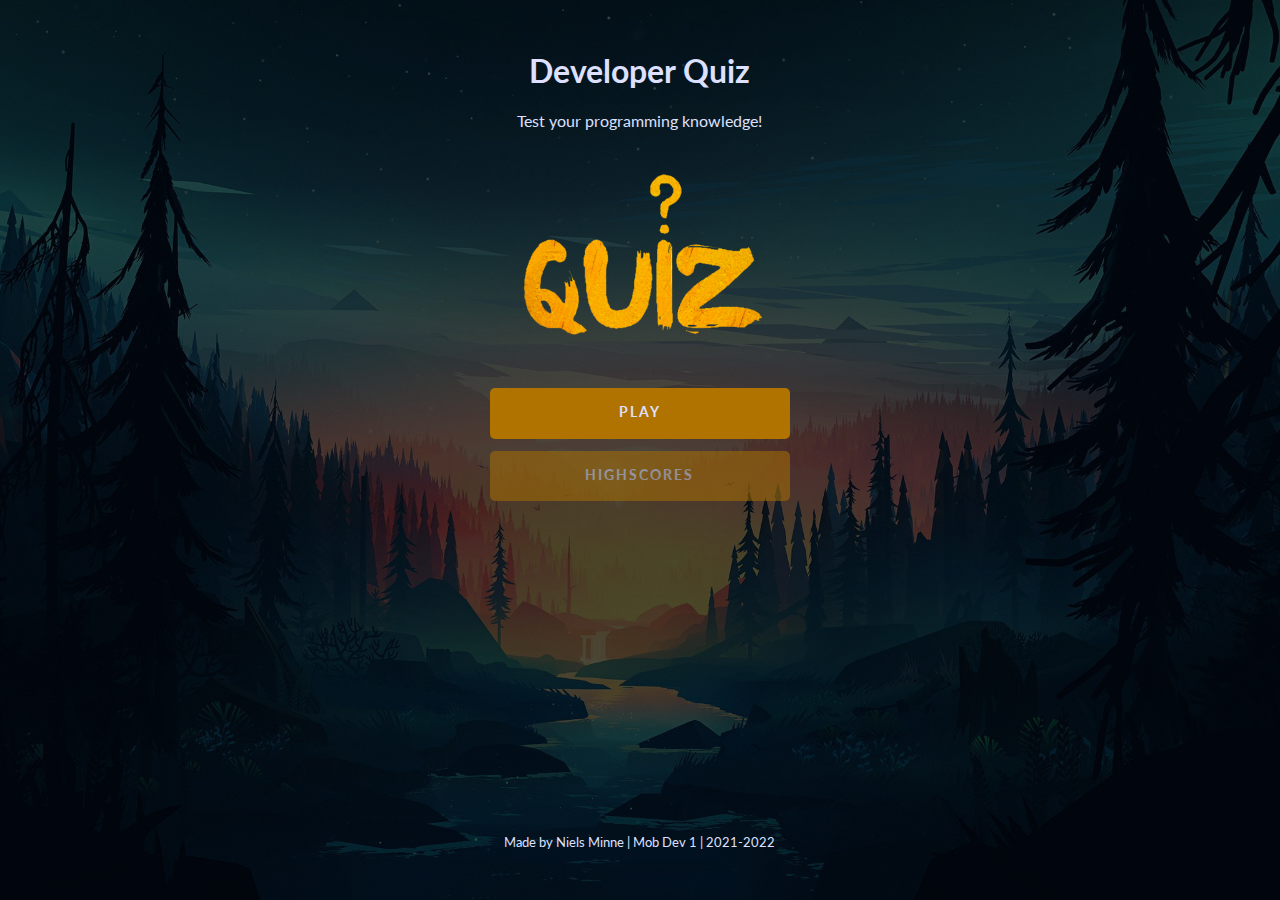
<file: html/index.html>
<!DOCTYPE html>
<html lang="en">

<head>
  <meta charset="UTF-8">
  <meta name="viewport" content="width=device-width, initial-scale=1.0">
  <link rel="stylesheet" href="../src/styles/styles.css">
  <link rel="preconnect" href="https://fonts.googleapis.com">
  <link rel="preconnect" href="https://fonts.gstatic.com" crossorigin>
  <link href="https://fonts.googleapis.com/css2?family=Lato&family=Poppins:wght@200;400&display=swap" rel="stylesheet">
  <title>Quiz</title>
</head>

<body>
  <div id="app"></div>

  <script type="module" src="../js/homeScreen.js"></script>
</body>

</html>
</file>
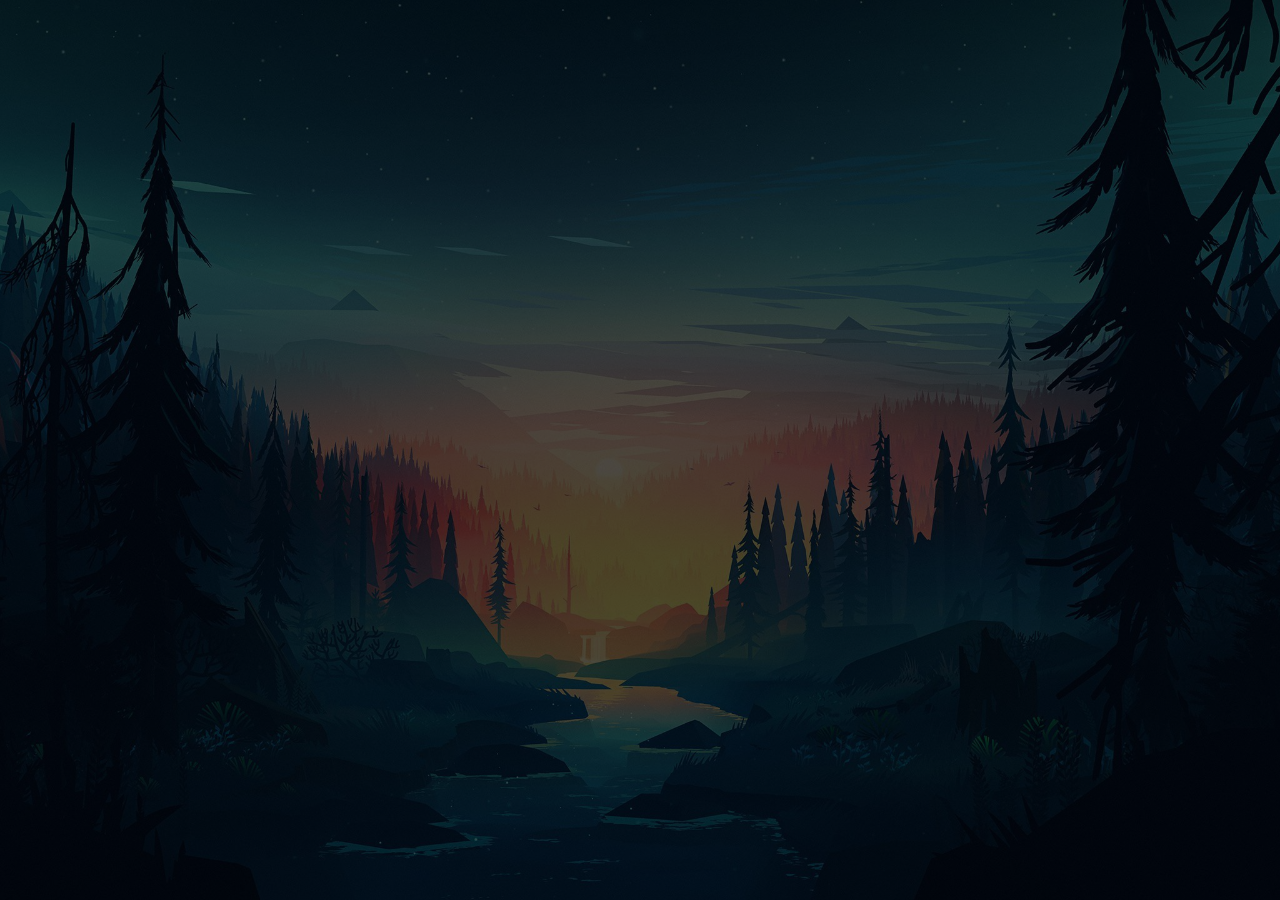
<file: html/highscore.html>
<!DOCTYPE html>
<html lang="en">

<head>
    <meta charset="UTF-8">
    <meta http-equiv="X-UA-Compatible" content="IE=edge">
    <meta name="viewport" content="width=device-width, initial-scale=1.0">
    <link rel="stylesheet" href="../src/styles/styles.css">
    <link rel="preconnect" href="https://fonts.googleapis.com">
    <link rel="preconnect" href="https://fonts.gstatic.com" crossorigin>
    <link href="https://fonts.googleapis.com/css2?family=Lato&family=Poppins:wght@200;400&display=swap"
        rel="stylesheet">
    <title>Document</title>
</head>

<body>
    <div id="app"></div>

    <script type="module" src="../js/highscore.js"></script>
</body>

</html>
</file>
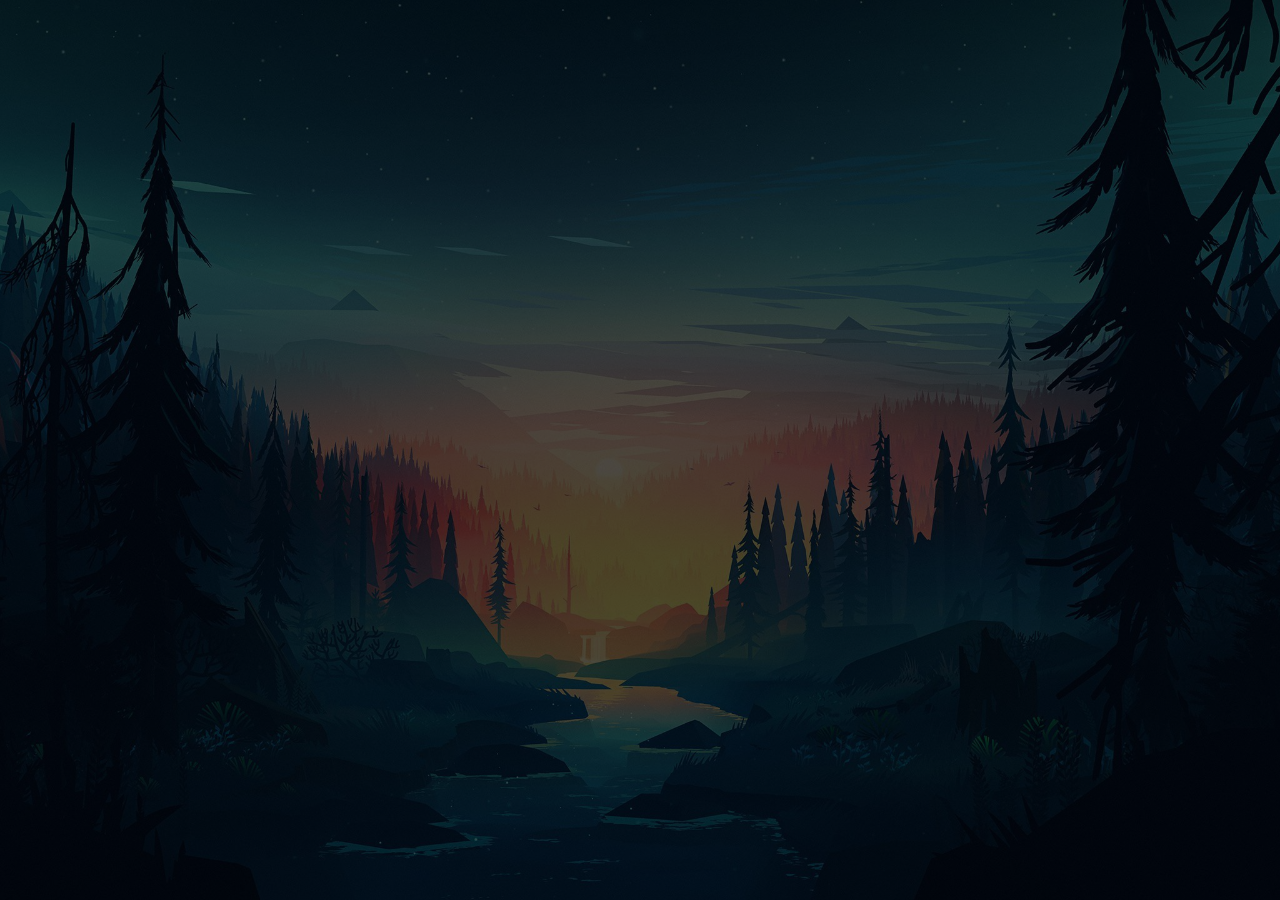
<file: html/quiz.html>
<!DOCTYPE html>
<html lang="en">

<head>
    <meta charset="UTF-8">
    <meta http-equiv="X-UA-Compatible" content="IE=edge">
    <meta name="viewport" content="width=device-width, initial-scale=1.0">
    <link rel="stylesheet" href="../src/styles/styles.css">
    <link rel="preconnect" href="https://fonts.googleapis.com">
    <link rel="preconnect" href="https://fonts.gstatic.com" crossorigin>
    <link href="https://fonts.googleapis.com/css2?family=Lato&family=Poppins:wght@200;400&display=swap"
        rel="stylesheet">
    <title>Document</title>
</head>

<body>
    <div id="app"></div>

    <script type="module" src="../js/app.js"></script>
</body>

</html>
</file>
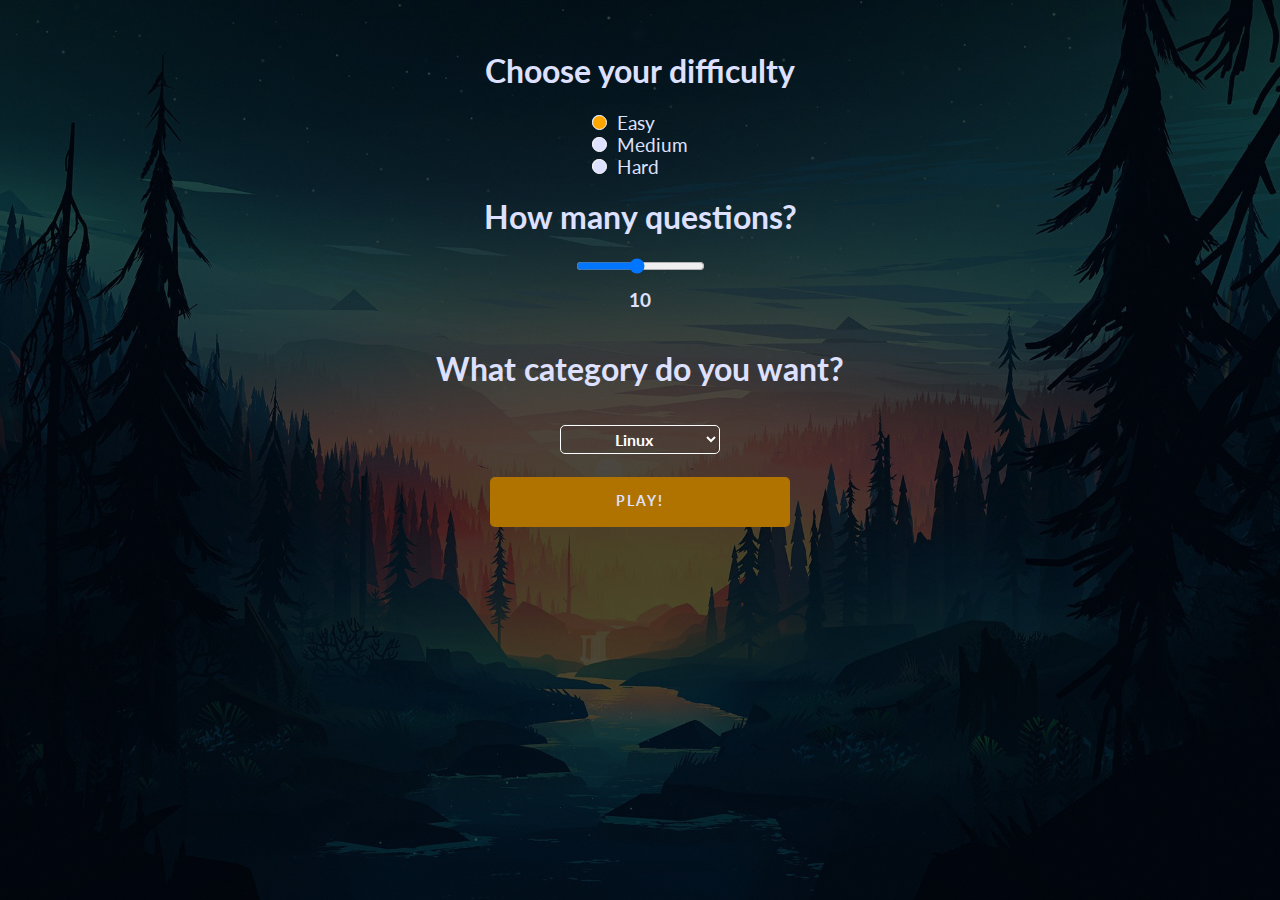
<file: html/quizChoice.html>
<!DOCTYPE html>
<html lang="en">

<head>
  <meta charset="UTF-8">
  <meta http-equiv="X-UA-Compatible" content="IE=edge">
  <meta name="viewport" content="width=device-width, initial-scale=1.0">
  <link rel="stylesheet" href="../src/styles/styles.css">
  <link rel="preconnect" href="https://fonts.googleapis.com">
  <link rel="preconnect" href="https://fonts.gstatic.com" crossorigin>
  <link href="https://fonts.googleapis.com/css2?family=Lato&family=Poppins:wght@200;400&display=swap" rel="stylesheet">
  <title>Document</title>
</head>

<body>
  <div id="app" class='flex-center flex-column hide'>

    <h1>Choose your difficulty</h1>
    <form class='difficulty'>
      <input type="radio" class="radio-button" id="easy" name="difficulty" value="Easy" checked='true'>
      <label for="easy">Easy</label><br>
      <input type="radio" class="radio-button" id="medium" name="difficulty" value="Medium">
      <label for="medium">Medium</label><br>
      <input type="radio" class="radio-button" id="hard" name="difficulty" value="Hard">
      <label for="hard">Hard</label>
    </form>

    <h1>How many questions?</h1>
    <input type="range" id="amount" name="amountOfQuestions" min="1" max="20" value='10'>
    <h3 class='slider-input'>10</h3>

    <h1>What category do you want?</h1>
    <select id="category" name="categorylist" form="categoryform">
      <option value="Linux">Linux</option>
      <option value="Docker">Docker</option>
      <option value="DevOps">DevOps</option>
      <option value="Code">Code</option>
      <option value="SQL">SQL</option>
      <option value="CMS">CMS</option>
      <option value="bash">Bash</option>
    </select>

    <form id='choiceSubmit' action="../html/quiz.html">
      <button type="submit" class="submit-btn">Play!</button>
    </form>

  </div>


  <script type="module" src="../js/submitChoices.js"></script>

</body>

</html>
</file>
<file: src/styles/styles.css>
/* Import Vendor
   ------------------------------------------------------------------------- */
   @import './normalize.css';

/* Import App Styles
   ------------------------------------------------------------------------- */
   @import './variables.css';
   @import './app.css';
   @import './choices.css';
   @import './loader.css';
</file>
